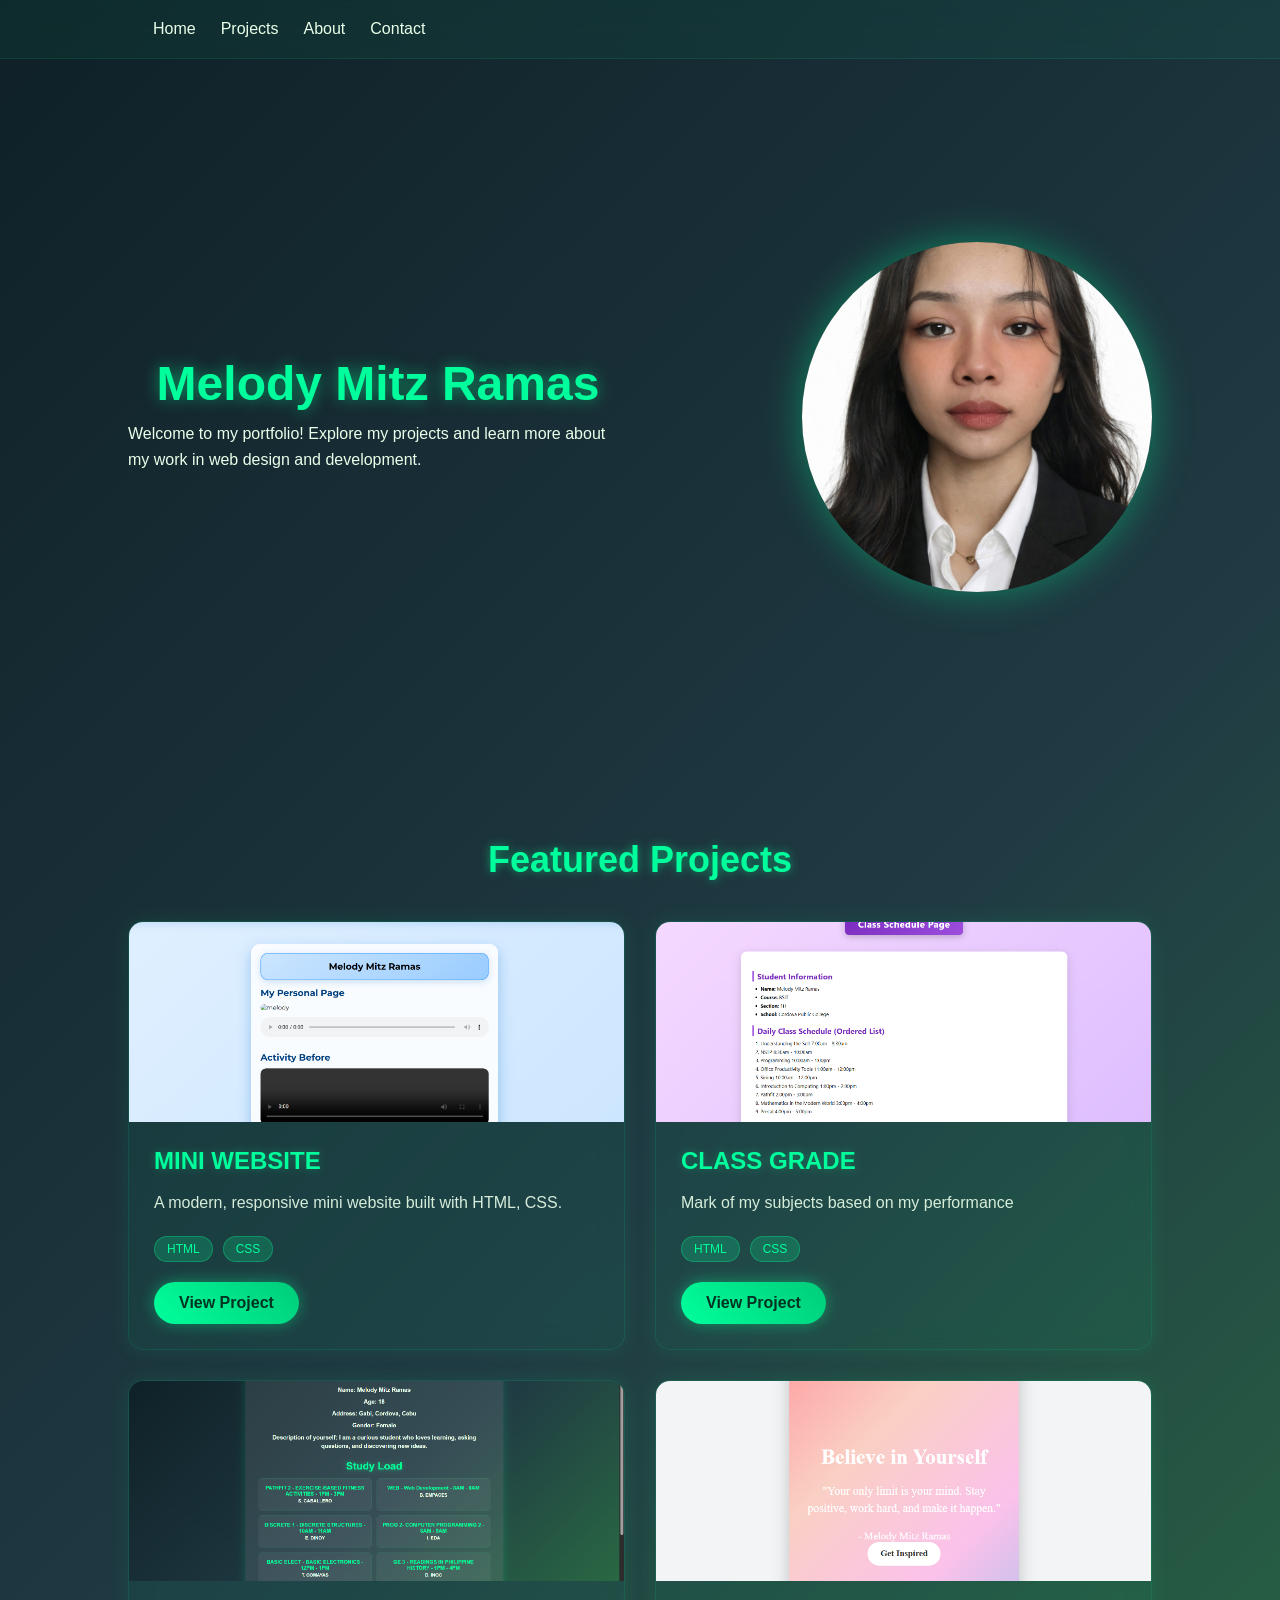
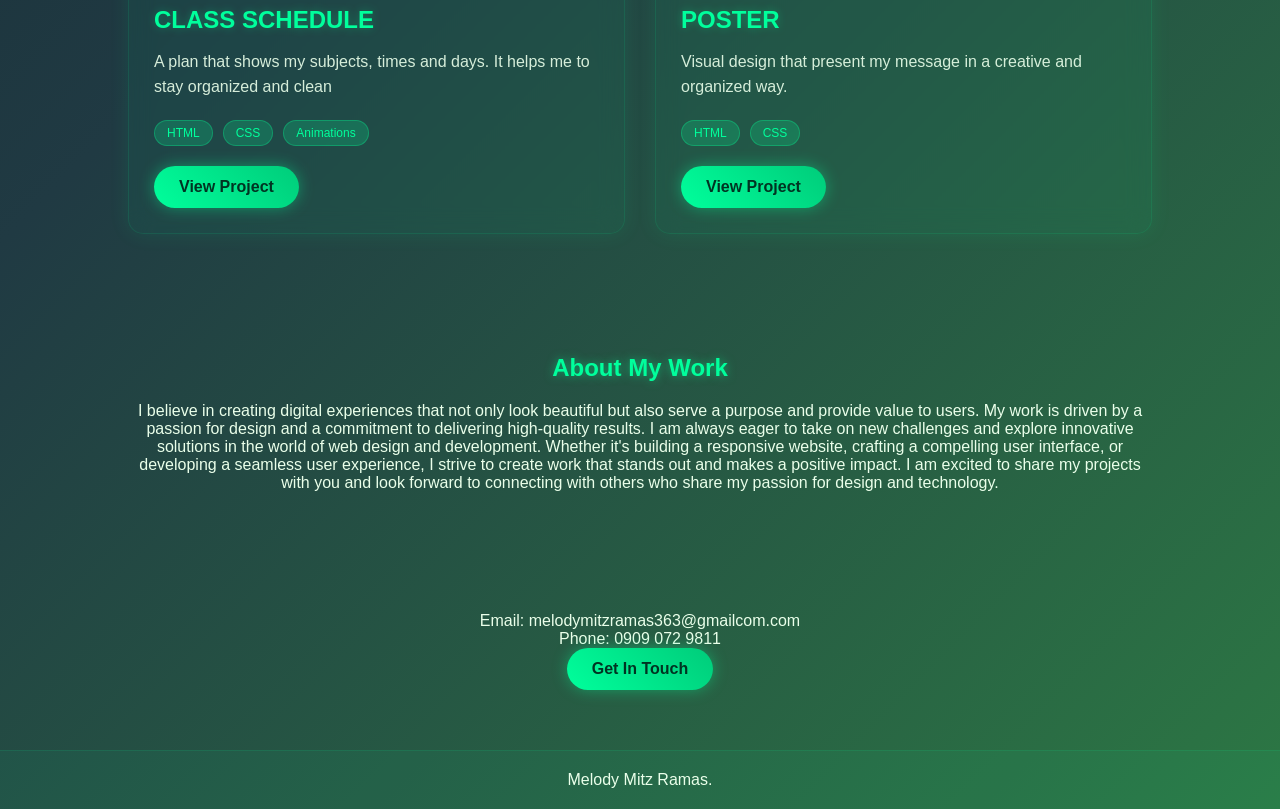
<file: index.html>
<!DOCTYPE html>
<html lang="en">
<head>
    <meta charset="UTF-8">
    <meta name="viewport" content="width=device-width, initial-scale=1.0">
    <title>My Projects - MITZ</title>
    <link rel="stylesheet" href="style.css">
</head>
<body>

<header>
    <nav class="navbar">
        <ul class="nav-links">
            <li><a href="index.html">Home</a></li>
            <li><a href="#projects">Projects</a></li>
            <li><a href="#about">About</a></li>
            <li><a href="#contact">Contact</a></li>
        </ul>
    </nav>
</header>

<section class="hero">
    <div class="hero-text">
    <h1>Melody Mitz Ramas</h1>
    <p>Welcome to my portfolio! Explore my projects and learn more about my work in web design and development.</p>
    </div>
    <div class="hero-img">
        <img src="profile.png" alt="Project Showcase">
    </div>
</section>

<section id="projects" class="projects">
    <h2>Featured Projects</h2>
    <div class="project-grid">
        <div class="project-card">
            <div class="project-image">
                <img src="pic11.png" alt="Project 1">
            </div>
            <div class="project-content">
                <h3>MINI WEBSITE</h3>
                <p>A modern, responsive mini  website built with HTML, CSS.</p>
                <div class="project-tech">
                    <span>HTML</span>
                    <span>CSS</span>
                </div>
                <a href="melody mini website.html" class="btn">View Project</a>
            </div>
        </div>

        <div class="project-card">
            <div class="project-image">
                <img src="pic12.png" alt="Project 2">
            </div>
            <div class="project-content">
                <h3>CLASS GRADE</h3>
                <p> Mark of my subjects based on my performance </p>
                <div class="project-tech">
                    <span>HTML</span>
                    <span>CSS</span>
                </div>
                <a href="studentgrade.html" class="btn">View Project</a>
            </div>
        </div>

        <div class="project-card">
            <div class="project-image">
                <img src="class.png" alt="Project 3">
            </div>
            <div class="project-content">
                <h3>CLASS SCHEDULE</h3>
                <p>A plan that shows my subjects, times and days. It helps me to stay organized and clean</p>
                <div class="project-tech">
                    <span>HTML</span>
                    <span>CSS</span>
                    <span>Animations</span>
                </div>
                <a href="webproject.html" class="btn">View Project</a>
            </div>
        </div>

        <div class="project-card">
            <div class="project-image">
                <img src="pic14.png" alt="Project 3">
            </div>
            <div class="project-content">
                <h3>POSTER</h3>
                <p>Visual design that present my message in a creative and organized way.</p>
                <div class="project-tech">
                    <span>HTML</span>
                    <span>CSS</span>
                </div>
                <a href="poster.html" class="btn">View Project</a>
            </div>
    </div>
</section>

<section id="about" class="about">
    <h2>About My Work</h2>
    <p>
        I believe in creating digital experiences that not only look beautiful but also serve a purpose and provide value to users. My work is driven by a passion for design and a commitment to delivering high-quality results. I am always eager to take on new challenges and explore innovative solutions in the world of web design and development. Whether it's building a responsive website, crafting a compelling user interface, or developing a seamless user experience, I strive to create work that stands out and makes a positive impact. I am excited to share my projects with you and look forward to connecting with others who share my passion for design and technology.  
    </p>
</section>

<section id="contact" class="contact">
<p>Email: melodymitzramas363@gmailcom.com</p>
    <p>Phone: 0909 072 9811</p>
    <a href="melodyramas363@gmail.com" class="btn">Get In Touch</a>
</section>

<footer>
    <p>Melody Mitz Ramas.</p>
</footer>

</body>
</html>
</file>
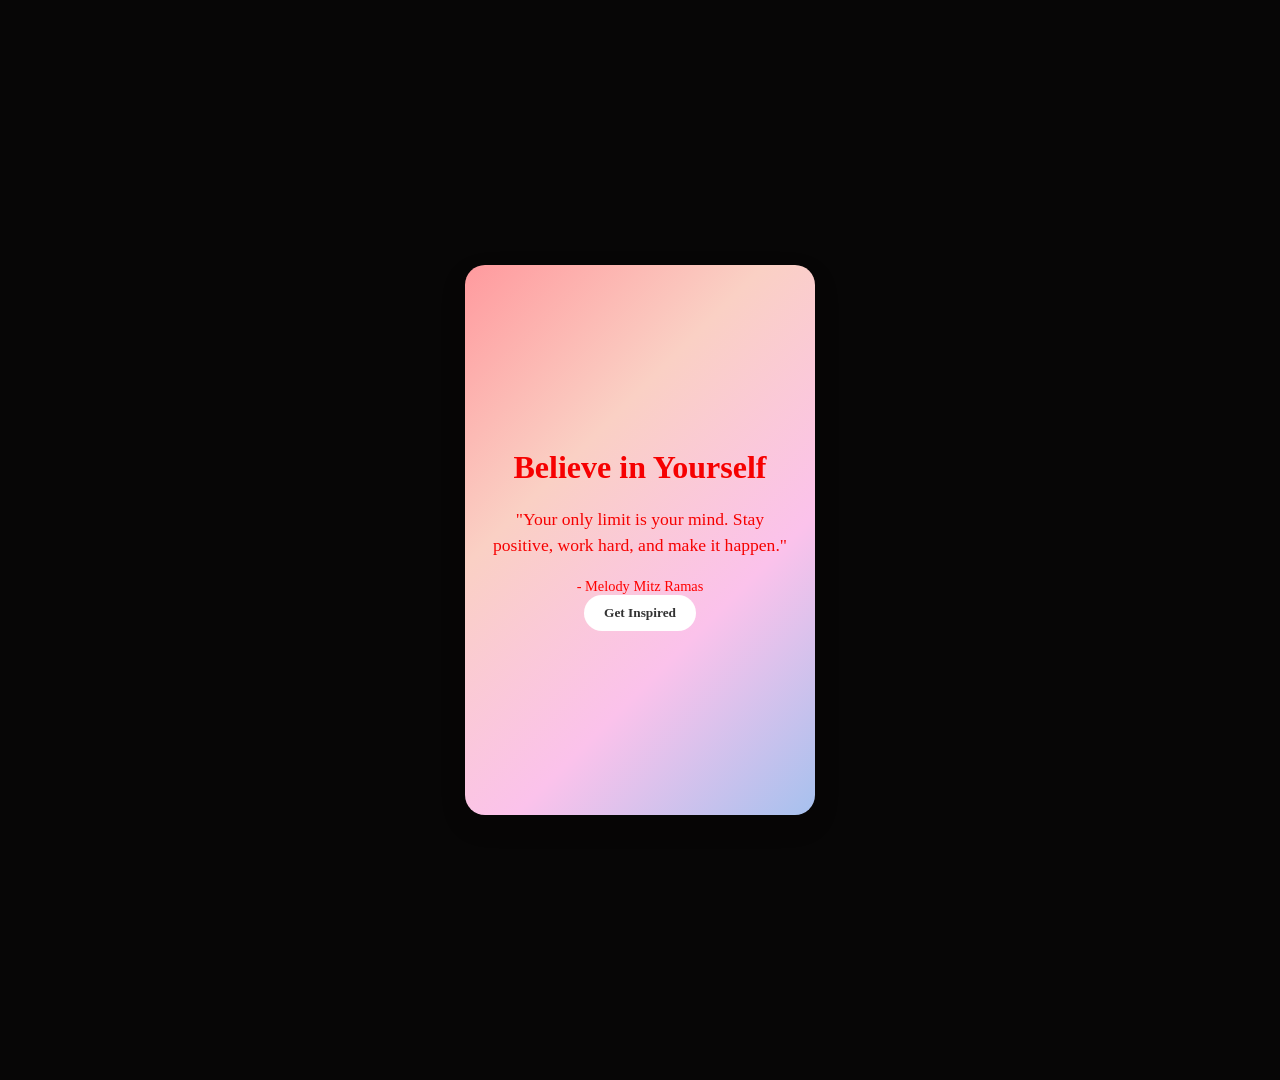
<file: poster.html>
<!DOCTYPE html>
<html lang="en">
<head>
    <meta charset="UTF-8">
    <meta name="viewport" content="width=device-width, initial-scale=1.0">
    <title>Inspirational Poster</title>
    
    <!-- Link to external CSS -->
    <link rel="stylesheet" href="poster.css">
</head>
<body>

    <div class="poster">
        <div class="overlay">
            <h1 class="title">Believe in Yourself</h1>
            <p class="message">
                "Your only limit is your mind. Stay positive, work hard, and make it happen."
            </p>
            <p class="author">- Melody Mitz Ramas</p>
            <button class="btn">Get Inspired</button>
        </div>
    </div>

</body>
</html>
</file>
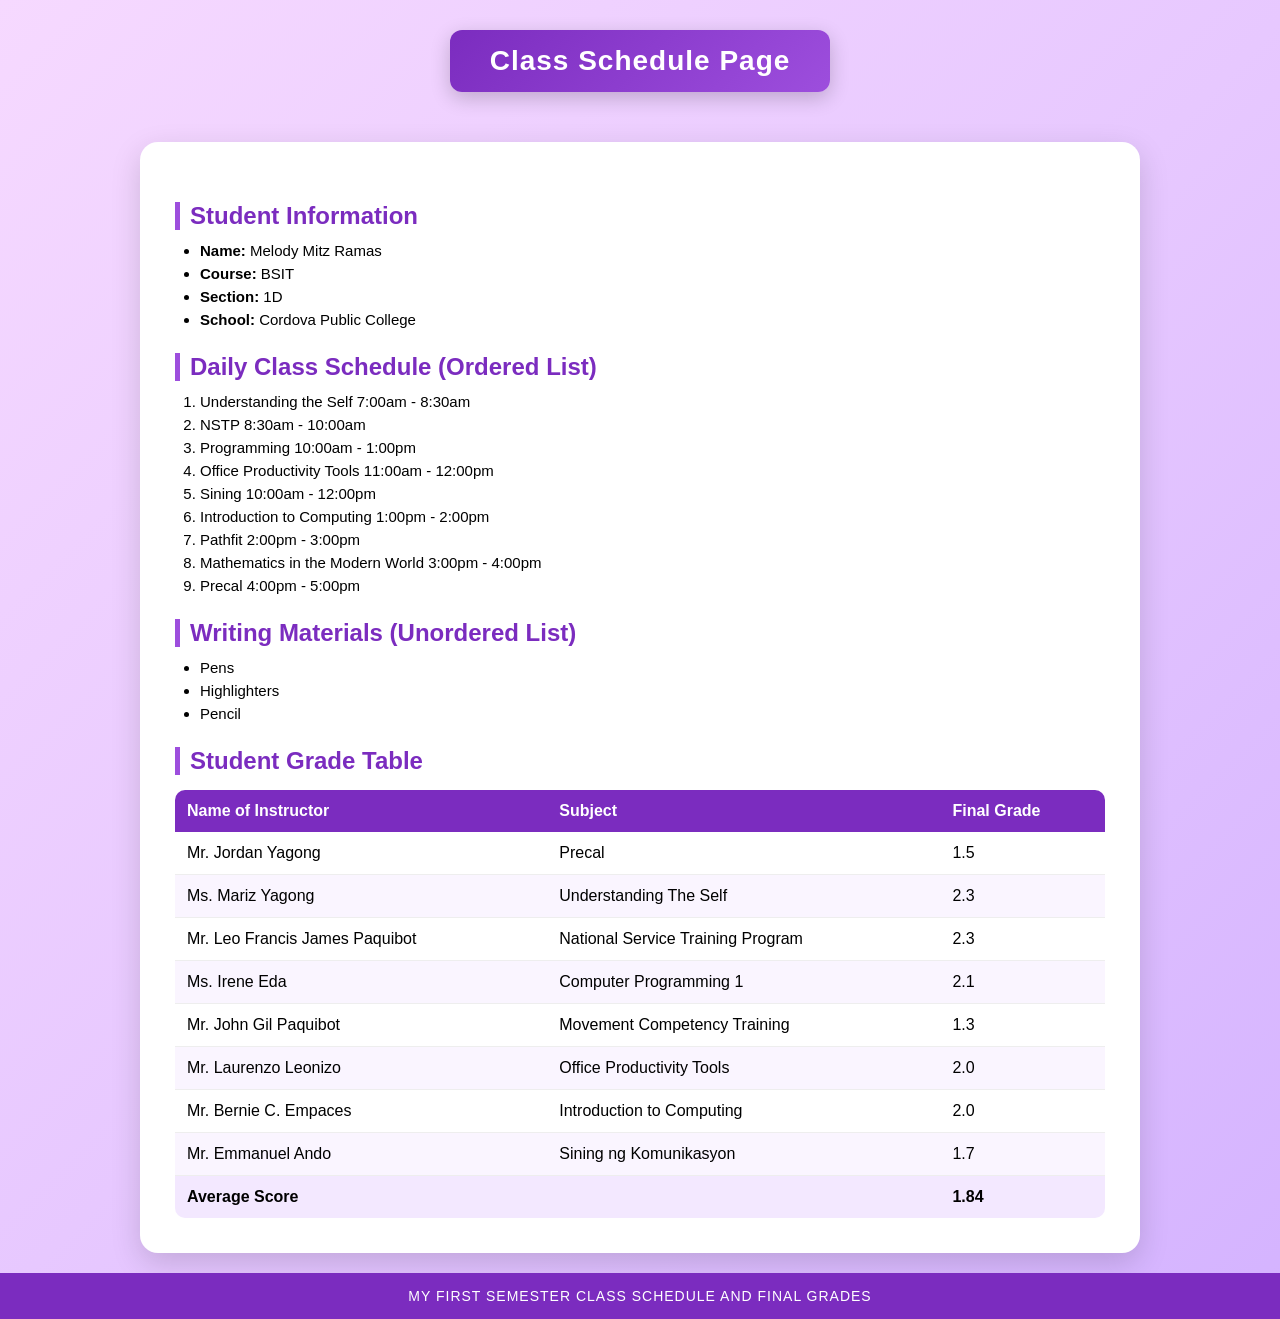
<file: studentgrade.html>
<!DOCTYPE html>
<html lang="en">
<head>
<meta charset="UTF-8">
<title>Class Schedule Page</title>
<meta name="viewport" content="width=device-width, initial-scale=1.0">

<style>

/* RESET */
*{
    margin:0;
    padding:0;
    box-sizing:border-box;
}

/* BODY DESIGN */
body{
    font-family:'Segoe UI', Tahoma, Geneva, Verdana, sans-serif;
    background:linear-gradient(135deg,#f6d9ff,#e7c8ff,#d4b3ff);
    min-height:100vh;
    display:flex;
    flex-direction:column;
}

/* HEADER */
header{
    text-align:center;
    padding:30px;
}

/* TITLE DESIGN */
.title-box{
    display:inline-block;
    background:linear-gradient(135deg,#7b2cbf,#9d4edd);
    color:white;
    padding:15px 40px;
    border-radius:12px;
    font-size:28px;
    letter-spacing:1px;
    box-shadow:0 6px 20px rgba(0,0,0,0.2);
}

/* MAIN CONTAINER */
main{
    flex:1;
    display:flex;
    justify-content:center;
    padding:20px;
}

/* CONTENT CARD */
.container{
    width:95%;
    max-width:1000px;
    background:white;
    padding:35px;
    border-radius:18px;
    box-shadow:0 10px 30px rgba(0,0,0,0.15);
}

/* SECTION TITLES */
h2{
    margin-top:25px;
    margin-bottom:12px;
    color:#7b2cbf;
    border-left:5px solid #9d4edd;
    padding-left:10px;
}

/* LIST STYLE */
ol,ul{
    padding-left:25px;
    margin-bottom:15px;
}

li{
    margin:6px 0;
    font-size:15px;
}

/* TABLE DESIGN */
table{
    width:100%;
    border-collapse:collapse;
    margin-top:15px;
    border-radius:10px;
    overflow:hidden;
}

/* TABLE HEADER */
thead{
    background:#7b2cbf;
    color:white;
}

th,td{
    padding:12px;
    text-align:left;
}

/* ROWS */
tbody tr{
    border-bottom:1px solid #eee;
    transition:0.2s;
}

tbody tr:nth-child(even){
    background:#faf5ff;
}

/* HOVER EFFECT */
tbody tr:hover{
    background:#f0e6ff;
    transform:scale(1.01);
}

/* FOOTER ROW */
tfoot{
    background:#f3e8ff;
    font-weight:bold;
}

/* PAGE FOOTER */
footer{
    text-align:center;
    padding:15px;
    background:#7b2cbf;
    color:white;
    font-size:14px;
    letter-spacing:1px;
}

</style>
</head>

<body>
 
<header>
<h1 class="title-box">Class Schedule Page</h1>
</header>

<main>

<div class="container">

<section>
<h2>Student Information</h2>
<ul>
<li><strong>Name:</strong> Melody Mitz Ramas</li>
<li><strong>Course:</strong> BSIT</li>
<li><strong>Section:</strong> 1D</li>
<li><strong>School:</strong> Cordova Public College</li>
</ul>
</section>

<section>
<h2>Daily Class Schedule (Ordered List)</h2>
<ol>
<li>Understanding the Self 7:00am - 8:30am</li>
<li>NSTP 8:30am - 10:00am</li>
<li>Programming 10:00am - 1:00pm</li>
<li>Office Productivity Tools 11:00am - 12:00pm</li>
<li>Sining 10:00am - 12:00pm</li>
<li>Introduction to Computing 1:00pm - 2:00pm</li>
<li>Pathfit 2:00pm - 3:00pm</li>
<li>Mathematics in the Modern World 3:00pm - 4:00pm</li>
<li>Precal 4:00pm - 5:00pm</li>
</ol>
</section>

<section>
<h2>Writing Materials (Unordered List)</h2>
<ul>
<li>Pens</li>
<li>Highlighters</li>
<li>Pencil</li>
</ul>
</section>

<section>
<h2>Student Grade Table</h2>

<table>

<thead>
<tr>
<th>Name of Instructor</th>
<th>Subject</th>
<th>Final Grade</th>
</tr>
</thead>

<tbody>
<tr><td>Mr. Jordan Yagong</td><td>Precal</td><td>1.5</td></tr>
<tr><td>Ms. Mariz Yagong</td><td>Understanding The Self</td><td>2.3</td></tr>
<tr><td>Mr. Leo Francis James Paquibot</td><td>National Service Training Program</td><td>2.3</td></tr>
<tr><td>Ms. Irene Eda</td><td>Computer Programming 1</td><td>2.1</td></tr>
<tr><td>Mr. John Gil Paquibot</td><td>Movement Competency Training</td><td>1.3</td></tr>
<tr><td>Mr. Laurenzo Leonizo</td><td>Office Productivity Tools</td><td>2.0</td></tr>
<tr><td>Mr. Bernie C. Empaces</td><td>Introduction to Computing</td><td>2.0</td></tr>
<tr><td>Mr. Emmanuel Ando</td><td>Sining ng Komunikasyon</td><td>1.7</td></tr>
</tbody>

<tfoot>
<tr>
<td colspan="2">Average Score</td>
<td>1.84</td>
</tr>
</tfoot>

</table>

</section>

</div>

</main>

<footer>
MY FIRST SEMESTER CLASS SCHEDULE AND FINAL GRADES
</footer>

</body>
</html>
</file>
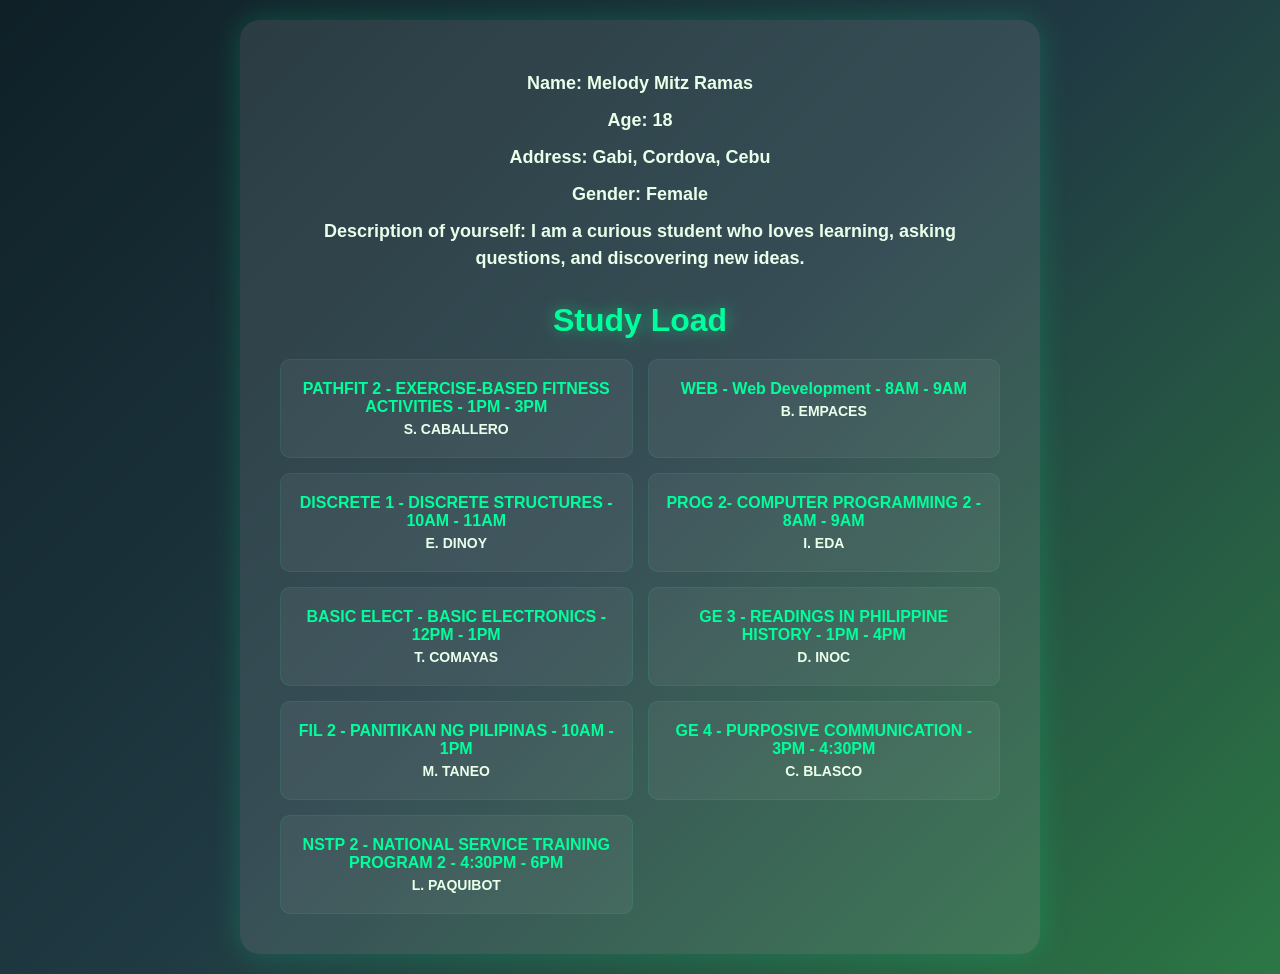
<file: webproject.html>
<!DOCTYPE html>
<html lang="en">
<head>
    <meta charset="UTF-8">
    <meta name="viewport" content="width=device-width, initial-scale=1.0">
    <title>Web-1D</title>
    <link rel="stylesheet" href="style.css">
</head>
<body>
    <div class="container">
        <div class="profile">
            <h6>Name: Melody Mitz Ramas </h6>
            <h6>Age: 18</h6>
            <h6>Address: Gabi, Cordova, Cebu</h6>
            <h6>Gender: Female</h6>
            <h6>Description of yourself: I am a curious student who loves learning, asking questions, and discovering new ideas.</h6>
        </div>

        <h1>Study Load</h1>
        <div class="schedule">
            <div class="subject">
                <h6>PATHFIT 2 - EXERCISE-BASED FITNESS ACTIVITIES - 1PM - 3PM</h6>
                <h6>S. CABALLERO</h6>
            </div>
            <div class="subject">
                <h6>WEB - Web Development - 8AM - 9AM</h6>
                <h6>B. EMPACES</h6>
            </div>
            <div class="subject">
                <h6>DISCRETE 1 - DISCRETE STRUCTURES - 10AM - 11AM</h6>
                <h6>E. DINOY</h6>
            </div>
            <div class="subject">
                <h6>PROG 2- COMPUTER PROGRAMMING 2 - 8AM - 9AM</h6>
                <h6>I. EDA</h6>
            </div>
            <div class="subject">
                <h6>BASIC ELECT - BASIC ELECTRONICS - 12PM - 1PM</h6>
                <h6>T. COMAYAS</h6>
            </div>
            <div class="subject">
                <h6>GE 3 - READINGS IN PHILIPPINE HISTORY - 1PM - 4PM</h6>  
                <h6>D. INOC</h6>
            </div>
            <div class="subject">
                <h6>FIL 2 - PANITIKAN NG PILIPINAS - 10AM - 1PM</h6>
                <h6>M. TANEO</h6>
            </div>
            <div class="subject">
                <h6>GE 4 - PURPOSIVE COMMUNICATION - 3PM - 4:30PM</h6>
                <h6>C. BLASCO</h6>
            </div>
            <div class="subject">
                <h6>NSTP 2 - NATIONAL SERVICE TRAINING PROGRAM 2 - 4:30PM - 6PM</h6>
                <h6>L. PAQUIBOT</h6>
            </div>
        </div>
    </div>
</body>
</html><span></span>
</file>
<file: style.css>
* {
    margin: 0;
    padding: 0;
    box-sizing: border-box;
    font-family: 'Poppins', sans-serif;
}

body {
    background: linear-gradient(135deg, #0f2027, #203a43, #2c7744);
    color: #eaffea;
}

html {
    scroll-behavior: smooth;
}

.navbar {
    display: flex;
    justify-content: space-between;
    align-items: center;
    padding: 20px 10%;
    background: rgba(0, 255, 150, 0.05);
    backdrop-filter: blur(12px);
    border-bottom: 1px solid rgba(0,255,150,0.1);
}

.logo {
    font-size: 24px;
    font-weight: bold;
    color: #00ff9c;
    text-shadow: 0 0 10px rgba(0,255,150,0.6);
}

.nav-links {
    list-style: none;
    display: flex;
}

.nav-links li {
    margin-left: 25px;
}

.nav-links a {
    text-decoration: none;
    color: #eaffea;
    transition: 0.3s;
    position: relative;
}

.nav-links a:hover {
    color: #00ff9c;
}

.nav-links a::after {
    content: "";
    position: absolute;
    width: 0%;
    height: 2px;
    background: #00ff9c;
    left: 0;
    bottom: -5px;
    transition: 0.3s;
}

.nav-links a:hover::after {
    width: 100%;
}


.hero {
    display: flex;
    align-items: center;
    justify-content: space-between;
    padding: 60px 10%;
    min-height: 80vh;
}

.hero-text {
    max-width: 500px;
}

.hero-text h2 {
    font-size: 20px;
    opacity: 0.7;
}

.hero-text h1 {
    font-size: 48px;
    margin: 10px 0;
    color: #00ff9c;
    text-shadow: 0 0 15px rgba(0,255,150,0.5);
}

.hero-text p {
    margin-bottom: 20px;
    line-height: 1.6;
}

.btn {
    padding: 12px 25px;
    background: linear-gradient(45deg, #00ff9c, #00cc7a);
    color: #003322;
    border-radius: 25px;
    text-decoration: none;
    transition: 0.3s;
    box-shadow: 0 0 15px rgba(0,255,150,0.4);
}

.btn:hover {
    background: #00ff9c;
    box-shadow: 0 0 25px rgba(0,255,150,0.8);
    transform: scale(1.05);
}


.hero-img img {
    width: 350px;
    border-radius: 200px;
    box-shadow: 0 0 40px rgba(0,255,150,0.4);
    transition: 0.4s;
}

.hero-img img:hover {
    transform: scale(1.1);
    box-shadow: 0 0 60px rgba(0,255,150,0.7);
}



.about {
    padding: 60px 10%;
    text-align: center;
}

.about h2 {
    margin-bottom: 20px;
    color: #00ff9c;
    text-shadow: 0 0 10px rgba(0,255,150,0.5);
}



.contact {
    padding: 60px 10%;
    text-align: center;
}

.contact h2 {
    margin-bottom: 20px;
    color: #00ff9c;
    text-shadow: 0 0 10px rgba(0,255,150,0.5);
}


footer {
    text-align: center;
    padding: 20px;
    background: rgba(0,255,150,0.05);
    border-top: 1px solid rgba(0,255,150,0.1);
}

/* Projects Section */
.projects {
    padding: 60px 10%;
    text-align: center;
}

.projects h2 {
    margin-bottom: 40px;
    color: #00ff9c;
    text-shadow: 0 0 10px rgba(0,255,150,0.5);
    font-size: 36px;
}

.project-grid {
    display: grid;
    grid-template-columns: repeat(auto-fit, minmax(350px, 1fr));
    gap: 30px;
    margin-top: 40px;
}

.project-card {
    background: rgba(0, 255, 150, 0.05);
    backdrop-filter: blur(12px);
    border: 1px solid rgba(0,255,150,0.1);
    border-radius: 15px;
    overflow: hidden;
    transition: 0.3s;
    box-shadow: 0 0 20px rgba(0,255,150,0.1);
}

.project-card:hover {
    transform: translateY(-10px);
    box-shadow: 0 0 40px rgba(0,255,150,0.3);
    border-color: rgba(0,255,150,0.3);
}

.project-image {
    width: 100%;
    height: 200px;
    overflow: hidden;
}

.project-image img {
    width: 100%;
    height: 100%;
    object-fit: cover;
    transition: 0.3s;
}

.project-card:hover .project-image img {
    transform: scale(1.1);
}

.project-content {
    padding: 25px;
    text-align: left;
}

.project-content h3 {
    color: #00ff9c;
    margin-bottom: 15px;
    font-size: 24px;
    text-shadow: 0 0 10px rgba(0,255,150,0.3);
}

.project-content p {
    line-height: 1.6;
    margin-bottom: 20px;
    opacity: 0.9;
}

.project-tech {
    display: flex;
    flex-wrap: wrap;
    gap: 10px;
    margin-bottom: 20px;
}

.project-tech span {
    background: rgba(0,255,150,0.2);
    color: #00ff9c;
    padding: 5px 12px;
    border-radius: 20px;
    font-size: 12px;
    font-weight: 500;
    border: 1px solid rgba(0,255,150,0.3);
}

.btn {
    display: inline-block;
    padding: 12px 25px;
    background: linear-gradient(45deg, #00ff9c, #00cc7a);
    color: #003322;
    border-radius: 25px;
    text-decoration: none;
    transition: 0.3s;
    box-shadow: 0 0 15px rgba(0,255,150,0.4);
    font-weight: 600;
}

.btn:hover {
    background: #00ff9c;
    box-shadow: 0 0 25px rgba(0,255,150,0.8);
    transform: scale(1.05);
    color: #003322;
}


@media (max-width: 900px) {
    .hero {
        flex-direction: column;
        text-align: center;
    }

    .hero-img img {
        width: 250px;
        margin-top: 20px;
    }

    .nav-links {
        display: none;
    }

    .project-grid {
        grid-template-columns: 1fr;
        gap: 20px;
    }

    .project-card {
        margin: 0 10px;
    }
}

/* Styles for webproject.html */
.container {
    background: rgba(255, 255, 255, 0.1);
    padding: 40px;
    border-radius: 20px;
    box-shadow: 0 0 30px rgba(0, 255, 150, 0.2);
    max-width: 800px;
    width: 90%;
    margin: 20px auto;
}

.profile {
    margin-bottom: 30px;
    text-align: center;
}

.profile h6 {
    font-size: 18px;
    margin: 10px 0;
    color: #eaffea;
    line-height: 1.5;
}

h1 {
    text-align: center;
    color: #00ff9c;
    text-shadow: 0 0 15px rgba(0, 255, 150, 0.5);
    margin-bottom: 20px;
    font-size: 32px;
}

.schedule {
    display: grid;
    grid-template-columns: repeat(auto-fit, minmax(300px, 1fr));
    gap: 15px;
}

.subject {
    background: rgba(255, 255, 255, 0.05);
    padding: 15px;
    border-radius: 10px;
    border: 1px solid rgba(0, 255, 150, 0.1);
    transition: 0.3s;
    text-align: center;
}

.subject:hover {
    background: rgba(255, 255, 255, 0.1);
    box-shadow: 0 0 20px rgba(0, 255, 150, 0.3);
    transform: translateY(-5px);
}

.subject h6 {
    margin: 5px 0;
    font-size: 14px;
    color: #eaffea;
}

.subject h6:first-child {
    font-weight: bold;
    color: #00ff9c;
    font-size: 16px;
}
</file>
<file: poster.css>
/* Reset default styles */
* {
    margin: 0;
    padding: 0;
    box-sizing: border-box;
    font-family: Times New Roman, sans-serif;
}

/* Body styling */
body {
    height: 120vh;
    display: flex;
    justify-content: center;
    align-items: center;
    background: #070606;
}

/* Poster container */
.poster {
    width: 350px;
    height: 550px;
    border-radius: 20px;
    overflow: hidden;
    
    /* Gradient background */
    background: linear-gradient(135deg, #ff9a9e, #fad0c4, #fbc2eb, #a6c1ee);
    
    /* Shadow for aesthetic */
    box-shadow: 0 10px 25px rgba(0, 0, 0, 0.2);
    
    display: flex;
    justify-content: center;
    align-items: center;
}

/* Overlay content */
.overlay {
    text-align: center;
    padding: 20px;
    color: white;
}

/* Title styling */
.title {
    font-size: 2em;
    margin-bottom: 20px;
    font-weight: bold;
    color:rgb(246, 1, 1);
}

/* Message styling */
.message {
    font-size: 1.1em;
    margin-bottom: 20px;
    line-height: 1.5;
     color:rgb(246, 1, 1);
}

/* Button styling */
.btn {
    padding: 10px 20px;
    border: none;
    border-radius: 25px;
    background: white;
    color: #333;
    font-weight: bold;
    cursor: pointer;
    transition: 0.3s;
}

/* Button hover effect */
.btn:hover {
    background: #333;
    color: pink;
}
.author {
    margin-top: 20px;
    font-size: 0.9em;
    color: rgb(255, 0, 0);
}
</file>
